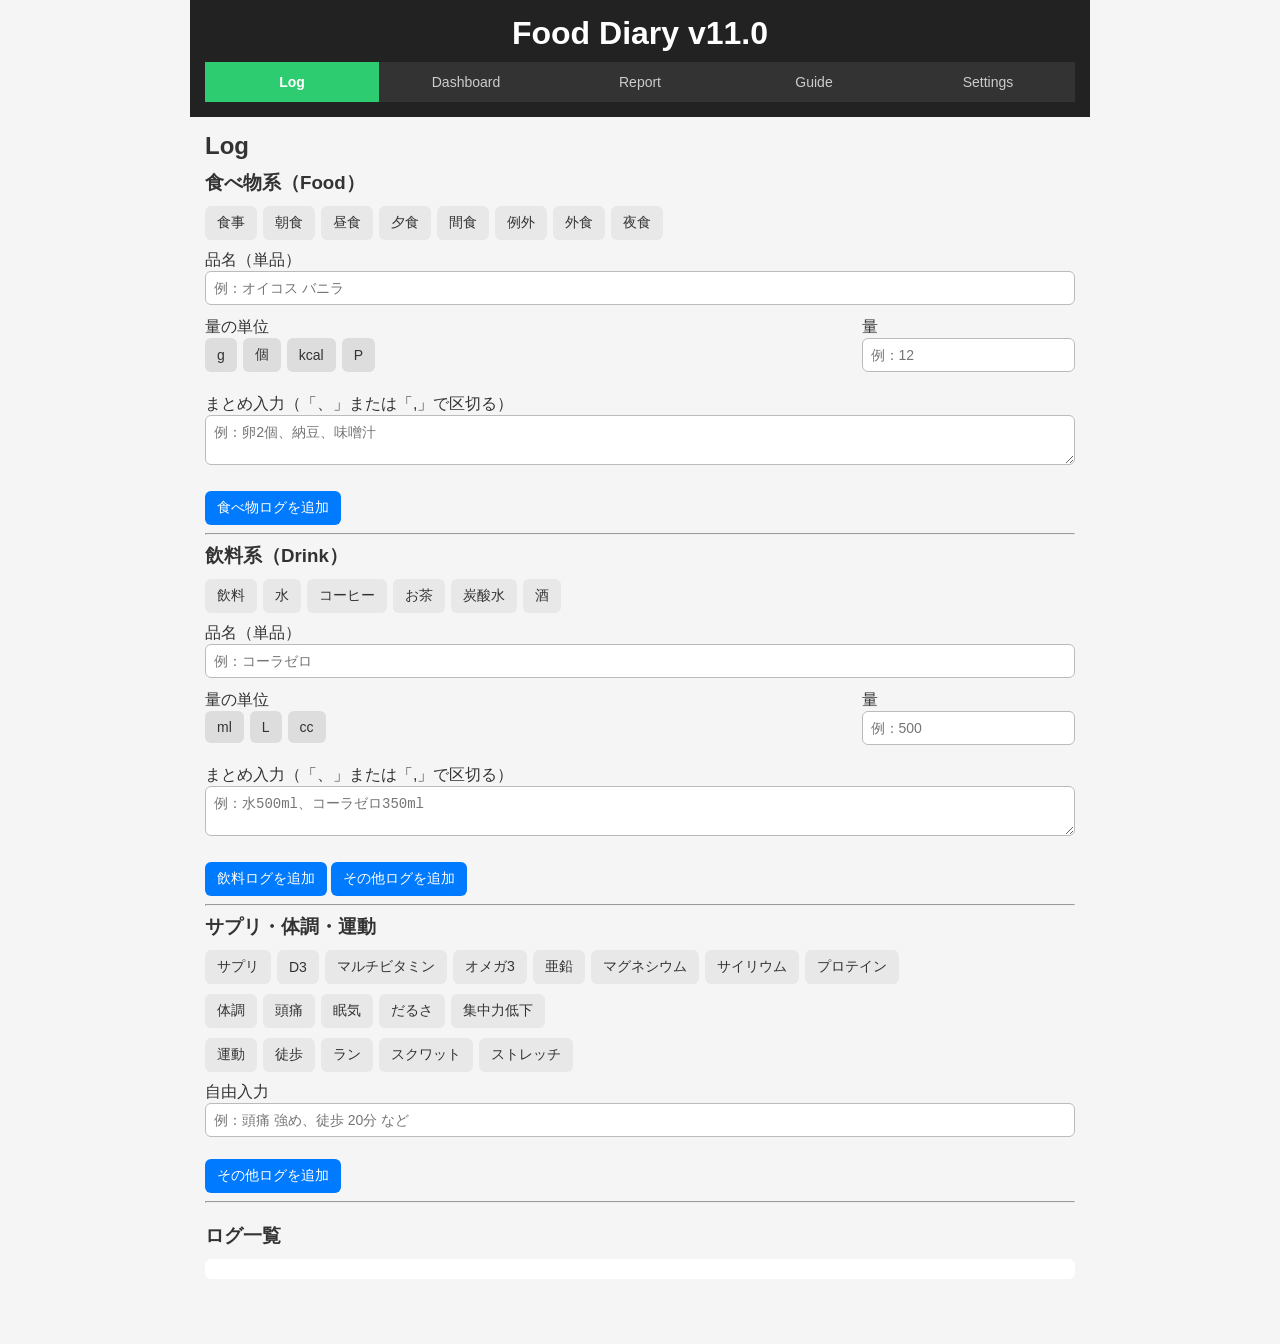
<file: index.html>
<!DOCTYPE html>
<html lang="ja">
<head>
  <meta charset="UTF-8">
  <title>Food Diary v11.0</title>
  <meta name="viewport" content="width=device-width, initial-scale=1.0">
  <link rel="stylesheet" href="style.css?v=11">
</head>
<body>
  <div id="app">
    <header class="app-header">
      <h1>Food Diary v11.0</h1>
      <nav class="tabs">
        <button class="tab-button active" data-tab="log">Log</button>
        <button class="tab-button" data-tab="dashboard">Dashboard</button>
        <button class="tab-button" data-tab="report">Report</button>
        <button class="tab-button" data-tab="guide">Guide</button>
        <button class="tab-button" data-tab="settings">Settings</button>
      </nav>
    </header>

    <main class="app-main">

      <!-- Log -->
      <section id="tab-log" class="tab-content active">
        <h2>Log</h2>

        <!-- 食べ物系 -->
        <div class="log-section">
          <h3>食べ物系（Food）</h3>

          <div class="button-group">
            <button class="log-btn" data-category="食事">食事</button>
            <button class="log-btn" data-category="朝食">朝食</button>
            <button class="log-btn" data-category="昼食">昼食</button>
            <button class="log-btn" data-category="夕食">夕食</button>
            <button class="log-btn" data-category="間食">間食</button>
            <button class="log-btn" data-category="例外">例外</button>
            <button class="log-btn" data-category="外食">外食</button>
            <button class="log-btn" data-category="夜食">夜食</button>
          </div>

          <div class="log-input-block">
            <label>品名（単品）</label>
            <input type="text" id="foodName" placeholder="例：オイコス バニラ">
            <div class="suggestions" id="foodNameSuggestions"></div>
          </div>

          <div class="log-input-row">
            <div>
              <label>量の単位</label>
              <div class="button-group small">
                <button class="unit-btn" data-target="foodUnit" data-unit="g">g</button>
                <button class="unit-btn" data-target="foodUnit" data-unit="個">個</button>
                <button class="unit-btn" data-target="foodUnit" data-unit="kcal">kcal</button>
                <button class="unit-btn" data-target="foodUnit" data-unit="P">P</button>
              </div>
            </div>
            <div>
              <label>量</label>
              <input type="number" id="foodAmount" placeholder="例：12">
            </div>
          </div>

          <div class="log-input-block">
            <label>まとめ入力（「、」または「,」で区切る）</label>
            <textarea id="foodBulk" rows="2" placeholder="例：卵2個、納豆、味噌汁"></textarea>
          </div>

          <button type="button" id="addFoodLogBtn" class="primary-btn">食べ物ログを追加</button>
        </div>

        <hr>


                <!-- 飲料系 -->
        <div class="log-section">
          <h3>飲料系（Drink）</h3>

          <div class="button-group">
            <button class="log-btn" data-category="飲料">飲料</button>
            <button class="log-btn" data-category="水">水</button>
            <button class="log-btn" data-category="コーヒー">コーヒー</button>
            <button class="log-btn" data-category="お茶">お茶</button>
            <button class="log-btn" data-category="炭酸水">炭酸水</button>
            <button class="log-btn" data-category="酒">酒</button>
          </div>

          <div class="log-input-block">
            <label>品名（単品）</label>
            <input type="text" id="drinkName" placeholder="例：コーラゼロ">
            <div class="suggestions" id="drinkNameSuggestions"></div>
          </div>

          <div class="log-input-row">
            <div>
              <label>量の単位</label>
              <div class="button-group small">
                <button class="unit-btn" data-target="drinkUnit" data-unit="ml">ml</button>
                <button class="unit-btn" data-target="drinkUnit" data-unit="L">L</button>
                <button class="unit-btn" data-target="drinkUnit" data-unit="cc">cc</button>
              </div>
            </div>
            <div>
              <label>量</label>
              <input type="number" id="drinkAmount" placeholder="例：500">
            </div>
          </div>

          <div class="log-input-block">
            <label>まとめ入力（「、」または「,」で区切る）</label>
            <textarea id="drinkBulk" rows="2" placeholder="例：水500ml、コーラゼロ350ml"></textarea>
          </div>

          <!-- ★ 修正済み：ここから addFoodLogBtn を削除 -->
          <button type="button" id="addDrinkLogBtn" class="primary-btn">飲料ログを追加</button>
          <button type="button" id="addMiscLogBtn" class="primary-btn">その他ログを追加</button>
        </div>

        <hr>

        <!-- サプリ・体調・運動 -->
        <div class="log-section">
          <h3>サプリ・体調・運動</h3>

          <div class="button-group">
            <button class="log-btn" data-category="サプリ">サプリ</button>
            <button class="log-btn" data-category="D3">D3</button>
            <button class="log-btn" data-category="マルチビタミン">マルチビタミン</button>
            <button class="log-btn" data-category="オメガ3">オメガ3</button>
            <button class="log-btn" data-category="亜鉛">亜鉛</button>
            <button class="log-btn" data-category="マグネシウム">マグネシウム</button>
            <button class="log-btn" data-category="サイリウム">サイリウム</button>
            <button class="log-btn" data-category="プロテイン">プロテイン</button>
          </div>

          <div class="button-group">
            <button class="log-btn" data-category="体調">体調</button>
            <button class="log-btn" data-category="頭痛">頭痛</button>
            <button class="log-btn" data-category="眠気">眠気</button>
            <button class="log-btn" data-category="だるさ">だるさ</button>
            <button class="log-btn" data-category="集中力低下">集中力低下</button>
          </div>

          <div class="button-group">
            <button class="log-btn" data-category="運動">運動</button>
            <button class="log-btn" data-category="徒歩">徒歩</button>
            <button class="log-btn" data-category="ラン">ラン</button>
            <button class="log-btn" data-category="スクワット">スクワット</button>
            <button class="log-btn" data-category="ストレッチ">ストレッチ</button>
          </div>

          <div class="log-input-block">
            <label>自由入力</label>
            <input type="text" id="miscText" placeholder="例：頭痛 強め、徒歩 20分 など">
            <div class="suggestions" id="miscTextSuggestions"></div>
          </div>

          <button type="button" id="addMiscLogBtn2" class="primary-btn">その他ログを追加</button>

        </div>

        <hr>

        <div class="log-list-wrapper">
          <h3>ログ一覧</h3>
          <div id="logList"></div>
        </div>
      </section>


            <!-- Dashboard -->
      <section id="tab-dashboard" class="tab-content">
        <h2>Dashboard</h2>
        <div id="dashboardDateInfo" class="date-info"></div>
        <div id="dashboardContent"></div>
      </section>

      <!-- Report -->
      <section id="tab-report" class="tab-content">
        <h2>Report</h2>
        <div id="reportDateInfo" class="date-info"></div>
        <div id="reportContent"></div>
      </section>

      <!-- Guide -->
      <section id="tab-guide" class="tab-content">
        <iframe 
          src="guide.html"
          style="
            width:100%;
            height:80vh;
            border:none;
            border-radius:12px;
            background:#fff;
          ">
        </iframe>
      </section>

      <!-- Settings -->
      <section id="tab-settings" class="tab-content">
        <h2>Settings</h2>

        <!-- （設定 UI はそのまま） -->

      </section>

    </main>
  </div>

  <script src="main.js?v=12" defer></script>

</body>
</html>
</file>
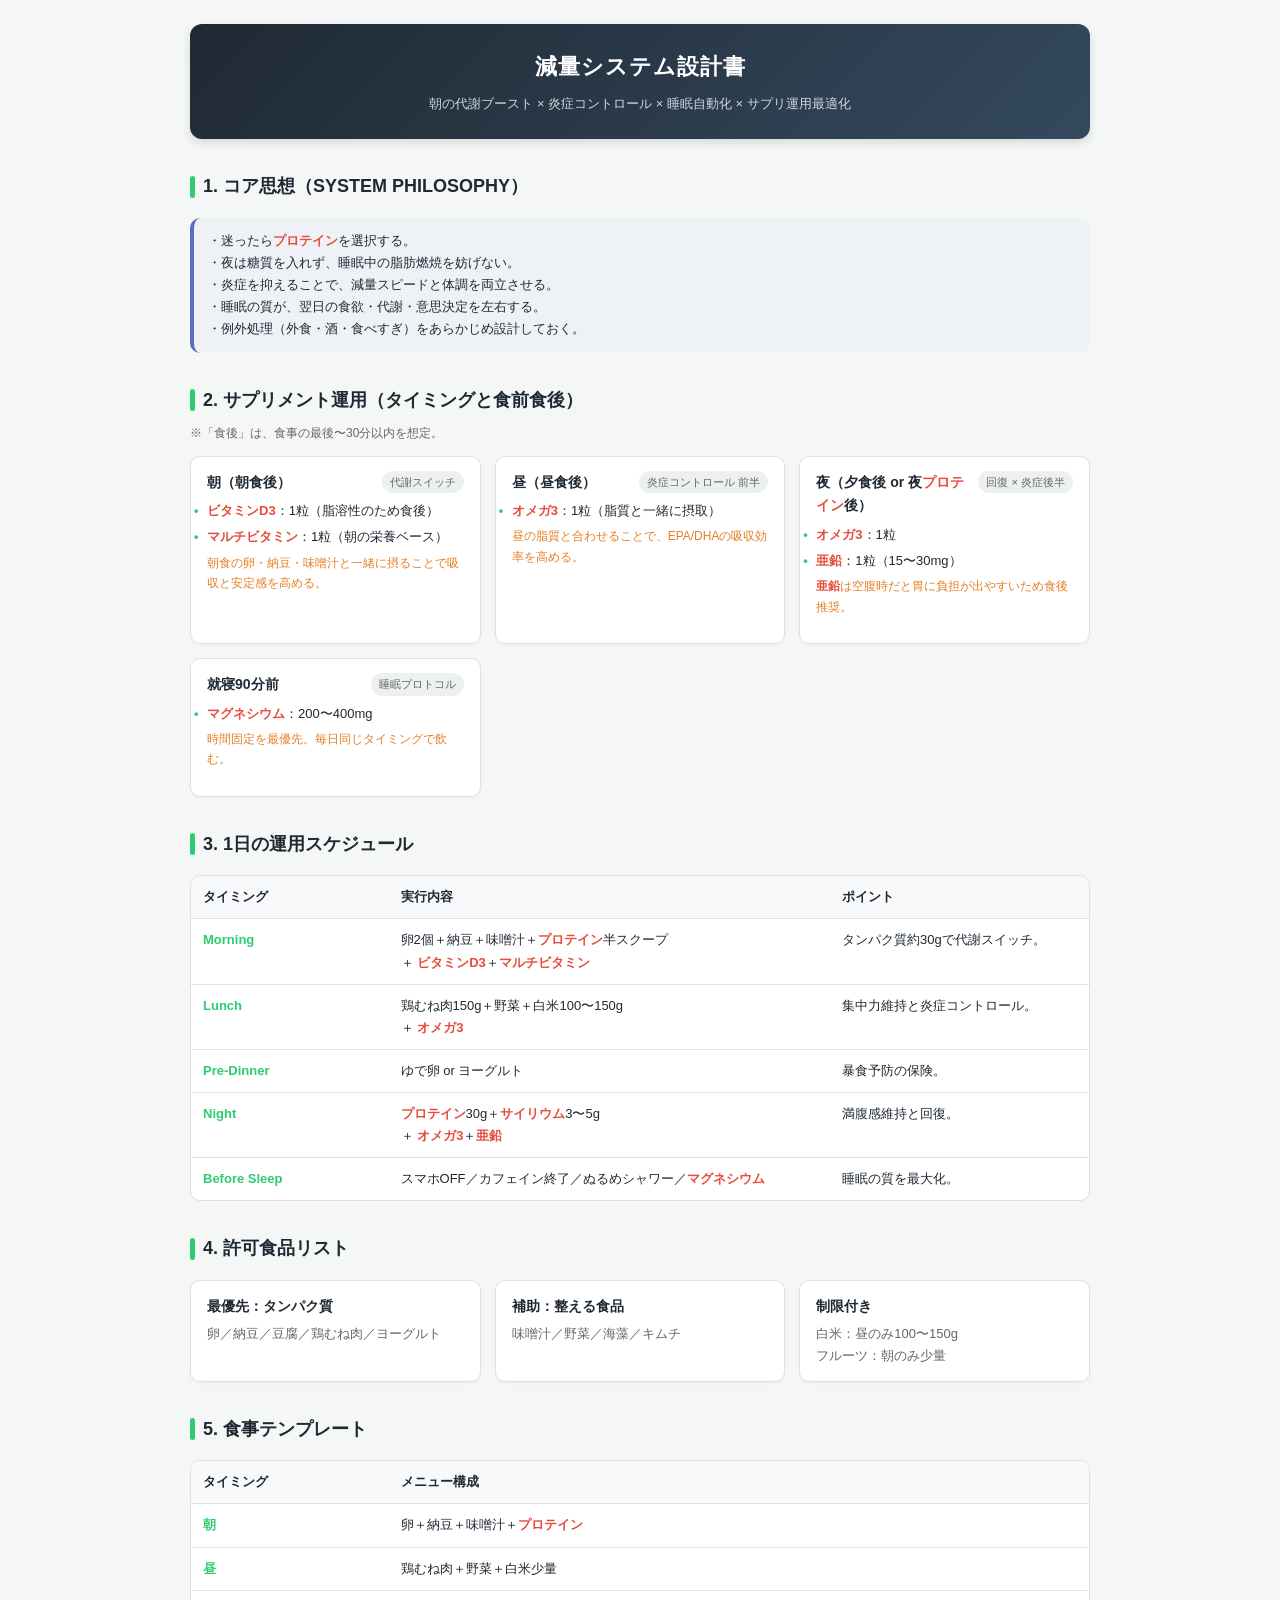
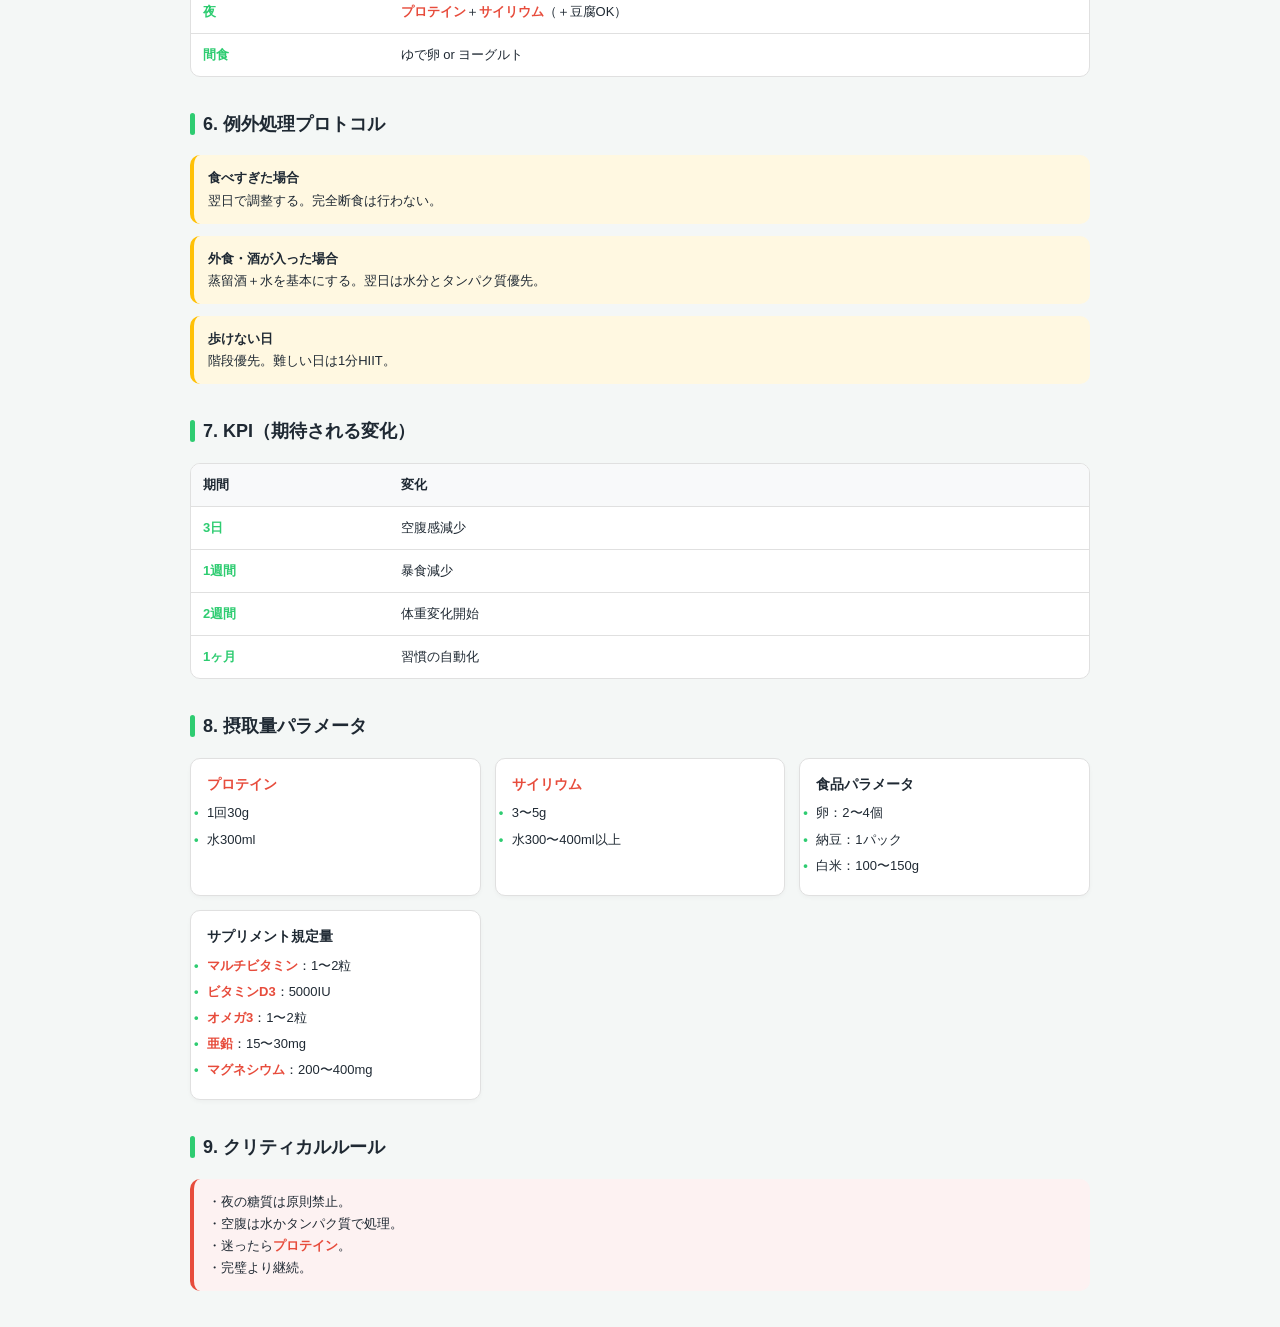
<file: guide.html>
<!DOCTYPE html>
<html lang="ja">
<head>
<meta charset="UTF-8">
<meta name="viewport" content="width=device-width, initial-scale=1.0">
<title>減量システム設計書</title>

<style>
:root{
    --primary:#1f2933;
    --secondary:#2ecc71;
    --accent:#e67e22;
    --danger:#e74c3c;
    --bg:#f4f7f6;
    --card-bg:#ffffff;
    --border:#e0e0e0;
    --muted:#666666;
}

*{
    box-sizing:border-box;
}

body{
    font-family:"Helvetica Neue", Arial, "Hiragino Kaku Gothic ProN", "Meiryo", sans-serif;
    background:var(--bg);
    color:var(--primary);
    margin:0;
    padding:24px;
    line-height:1.7;
}

.container{
    max-width:900px;
    margin:0 auto;
}

header{
    background:linear-gradient(135deg,#1f2933,#34495e);
    color:#fff;
    padding:24px 20px;
    border-radius:12px;
    margin-bottom:28px;
    box-shadow:0 4px 10px rgba(0,0,0,.12);
    text-align:center;
}

header h1{
    margin:0;
    font-size:22px;
    letter-spacing:1px;
}

header p{
    margin:8px 0 0;
    font-size:13px;
    color:#d0d7de;
}

h2{
    margin:32px 0 16px;
    font-size:18px;
    color:var(--primary);
    display:flex;
    align-items:center;
    gap:8px;
}

h2::before{
    content:"";
    width:5px;
    height:22px;
    border-radius:4px;
    background:var(--secondary);
}

.section-note{
    font-size:12px;
    color:var(--muted);
    margin-top:-8px;
    margin-bottom:12px;
}

.grid-2{
    display:grid;
    grid-template-columns:repeat(auto-fit,minmax(260px,1fr));
    gap:14px;
}

.grid-3{
    display:grid;
    grid-template-columns:repeat(auto-fit,minmax(220px,1fr));
    gap:14px;
}

.card{
    background:var(--card-bg);
    border-radius:10px;
    padding:14px 16px;
    border:1px solid var(--border);
    box-shadow:0 2px 4px rgba(0,0,0,.03);
}

.card-header{
    display:flex;
    justify-content:space-between;
    align-items:flex-start;
    margin-bottom:6px;
    gap:10px;
}

.card-title{
    font-weight:bold;
    font-size:14px;
    color:var(--primary);
}

.tag{
    font-size:11px;
    padding:2px 8px;
    border-radius:999px;
    background:#ecf0f1;
    color:var(--muted);
    white-space:nowrap;
}

.desc{
    font-size:13px;
    color:var(--muted);
    margin:4px 0 0;
}

table{
    width:100%;
    border-collapse:separate;
    border-spacing:0;
    background:var(--card-bg);
    border-radius:10px;
    overflow:hidden;
    border:1px solid var(--border);
    margin-bottom:18px;
}

th,
td{
    padding:10px 12px;
    font-size:13px;
    border-bottom:1px solid var(--border);
    text-align:left;
    vertical-align:top;
}

th{
    background:#f8f9fa;
    font-weight:bold;
    color:var(--primary);
}

tr:last-child td{
    border-bottom:none;
}

.time-col{
    font-weight:bold;
    color:var(--secondary);
    width:22%;
    white-space:nowrap;
}

.box{
    padding:12px 14px;
    border-radius:10px;
    font-size:13px;
    margin-bottom:12px;
}

.box-info{
    background:#eef2f7;
    border-left:4px solid #5c6bc0;
}

.box-warning{
    background:#fff8e1;
    border-left:4px solid #ffc107;
}

.box-danger{
    background:#fdf2f2;
    border-left:4px solid var(--danger);
}

.param-list{
    list-style:none;
    padding-left:0;
    margin:6px 0 0;
    font-size:13px;
}

.param-list li{
    margin-bottom:4px;
}

.param-list li::before{
    content:"•";
    color:var(--secondary);
    font-weight:bold;
    display:inline-block;
    width:1em;
    margin-left:-1em;
}

.note{
    font-size:12px;
    color:var(--accent);
    margin-top:4px;
}

.highlight{
    color:#e74c3c;
    font-weight:bold;
}

@media(max-width:768px){

    body{
        padding:14px;
    }

    table{
        display:block;
        overflow-x:auto;
        -webkit-overflow-scrolling:touch;
    }

    .time-col{
        min-width:120px;
    }
}

@media print{

    body{
        padding:0;
        background:#fff;
    }

    header{
        box-shadow:none;
    }

    .card{
        box-shadow:none;
    }
}
</style>
</head>

<body>

<div class="container">

<header>
    <h1>減量システム設計書</h1>
    <p>朝の代謝ブースト × 炎症コントロール × 睡眠自動化 × サプリ運用最適化</p>
</header>

<!-- 1 -->
<h2>1. コア思想（SYSTEM PHILOSOPHY）</h2>

<div class="box box-info">
    <div>・迷ったらプロテインを選択する。</div>
    <div>・夜は糖質を入れず、睡眠中の脂肪燃焼を妨げない。</div>
    <div>・炎症を抑えることで、減量スピードと体調を両立させる。</div>
    <div>・睡眠の質が、翌日の食欲・代謝・意思決定を左右する。</div>
    <div>・例外処理（外食・酒・食べすぎ）をあらかじめ設計しておく。</div>
</div>

<!-- 2 -->
<h2>2. サプリメント運用（タイミングと食前食後）</h2>

<p class="section-note">
※「食後」は、食事の最後〜30分以内を想定。
</p>

<div class="grid-2">

    <div class="card">
        <div class="card-header">
            <span class="card-title">朝（朝食後）</span>
            <span class="tag">代謝スイッチ</span>
        </div>

        <ul class="param-list">
            <li>ビタミンD3：1粒（脂溶性のため食後）</li>
            <li>マルチビタミン：1粒（朝の栄養ベース）</li>
        </ul>

        <p class="note">
            朝食の卵・納豆・味噌汁と一緒に摂ることで吸収と安定感を高める。
        </p>
    </div>

    <div class="card">
        <div class="card-header">
            <span class="card-title">昼（昼食後）</span>
            <span class="tag">炎症コントロール 前半</span>
        </div>

        <ul class="param-list">
            <li>オメガ3：1粒（脂質と一緒に摂取）</li>
        </ul>

        <p class="note">
            昼の脂質と合わせることで、EPA/DHAの吸収効率を高める。
        </p>
    </div>

    <div class="card">
        <div class="card-header">
            <span class="card-title">夜（夕食後 or 夜プロテイン後）</span>
            <span class="tag">回復 × 炎症後半</span>
        </div>

        <ul class="param-list">
            <li>オメガ3：1粒</li>
            <li>亜鉛：1粒（15〜30mg）</li>
        </ul>

        <p class="note">
            亜鉛は空腹時だと胃に負担が出やすいため食後推奨。
        </p>
    </div>

    <div class="card">
        <div class="card-header">
            <span class="card-title">就寝90分前</span>
            <span class="tag">睡眠プロトコル</span>
        </div>

        <ul class="param-list">
            <li>マグネシウム：200〜400mg</li>
        </ul>

        <p class="note">
            時間固定を最優先。毎日同じタイミングで飲む。
        </p>
    </div>

</div>

<!-- 3 -->
<h2>3. 1日の運用スケジュール</h2>

<table>

<tr>
    <th>タイミング</th>
    <th>実行内容</th>
    <th>ポイント</th>
</tr>

<tr>
    <td class="time-col">Morning</td>
    <td>
        卵2個＋納豆＋味噌汁＋プロテイン半スクープ<br>
        ＋ ビタミンD3＋マルチビタミン
    </td>
    <td>
        タンパク質約30gで代謝スイッチ。
    </td>
</tr>

<tr>
    <td class="time-col">Lunch</td>
    <td>
        鶏むね肉150g＋野菜＋白米100〜150g<br>
        ＋ オメガ3
    </td>
    <td>
        集中力維持と炎症コントロール。
    </td>
</tr>

<tr>
    <td class="time-col">Pre-Dinner</td>
    <td>
        ゆで卵 or ヨーグルト
    </td>
    <td>
        暴食予防の保険。
    </td>
</tr>

<tr>
    <td class="time-col">Night</td>
    <td>
        プロテイン30g＋サイリウム3〜5g<br>
        ＋ オメガ3＋亜鉛
    </td>
    <td>
        満腹感維持と回復。
    </td>
</tr>

<tr>
    <td class="time-col">Before Sleep</td>
    <td>
        スマホOFF／カフェイン終了／ぬるめシャワー／マグネシウム
    </td>
    <td>
        睡眠の質を最大化。
    </td>
</tr>

</table>

<!-- 4 -->
<h2>4. 許可食品リスト</h2>

<div class="grid-3">

    <div class="card">
        <div class="card-title">最優先：タンパク質</div>

        <p class="desc">
            卵／納豆／豆腐／鶏むね肉／ヨーグルト
        </p>
    </div>

    <div class="card">
        <div class="card-title">補助：整える食品</div>

        <p class="desc">
            味噌汁／野菜／海藻／キムチ
        </p>
    </div>

    <div class="card">
        <div class="card-title">制限付き</div>

        <p class="desc">
            白米：昼のみ100〜150g<br>
            フルーツ：朝のみ少量
        </p>
    </div>

</div>

<!-- 5 -->
<h2>5. 食事テンプレート</h2>

<table>

<tr>
    <th>タイミング</th>
    <th>メニュー構成</th>
</tr>

<tr>
    <td class="time-col">朝</td>
    <td>卵＋納豆＋味噌汁＋プロテイン</td>
</tr>

<tr>
    <td class="time-col">昼</td>
    <td>鶏むね肉＋野菜＋白米少量</td>
</tr>

<tr>
    <td class="time-col">夜</td>
    <td>プロテイン＋サイリウム（＋豆腐OK）</td>
</tr>

<tr>
    <td class="time-col">間食</td>
    <td>ゆで卵 or ヨーグルト</td>
</tr>

</table>

<!-- 6 -->
<h2>6. 例外処理プロトコル</h2>

<div class="box box-warning">
    <strong>食べすぎた場合</strong><br>
    翌日で調整する。完全断食は行わない。
</div>

<div class="box box-warning">
    <strong>外食・酒が入った場合</strong><br>
    蒸留酒＋水を基本にする。翌日は水分とタンパク質優先。
</div>

<div class="box box-warning">
    <strong>歩けない日</strong><br>
    階段優先。難しい日は1分HIIT。
</div>

<!-- 7 -->
<h2>7. KPI（期待される変化）</h2>

<table>

<tr>
    <th>期間</th>
    <th>変化</th>
</tr>

<tr>
    <td class="time-col">3日</td>
    <td>空腹感減少</td>
</tr>

<tr>
    <td class="time-col">1週間</td>
    <td>暴食減少</td>
</tr>

<tr>
    <td class="time-col">2週間</td>
    <td>体重変化開始</td>
</tr>

<tr>
    <td class="time-col">1ヶ月</td>
    <td>習慣の自動化</td>
</tr>

</table>

<!-- 8 -->
<h2>8. 摂取量パラメータ</h2>

<div class="grid-2">

    <div class="card">
        <div class="card-title">プロテイン</div>

        <ul class="param-list">
            <li>1回30g</li>
            <li>水300ml</li>
        </ul>
    </div>

    <div class="card">
        <div class="card-title">サイリウム</div>

        <ul class="param-list">
            <li>3〜5g</li>
            <li>水300〜400ml以上</li>
        </ul>
    </div>

    <div class="card">
        <div class="card-title">食品パラメータ</div>

        <ul class="param-list">
            <li>卵：2〜4個</li>
            <li>納豆：1パック</li>
            <li>白米：100〜150g</li>
        </ul>
    </div>

    <div class="card">
        <div class="card-title">サプリメント規定量</div>

        <ul class="param-list">
            <li>マルチビタミン：1〜2粒</li>
            <li>ビタミンD3：5000IU</li>
            <li>オメガ3：1〜2粒</li>
            <li>亜鉛：15〜30mg</li>
            <li>マグネシウム：200〜400mg</li>
        </ul>
    </div>

</div>

<!-- 9 -->
<h2>9. クリティカルルール</h2>

<div class="box box-danger">
    <div>・夜の糖質は原則禁止。</div>
    <div>・空腹は水かタンパク質で処理。</div>
    <div>・迷ったらプロテイン。</div>
    <div>・完璧より継続。</div>
</div>

</div>

<script>
const words = [
    "ビタミンD3",
    "マルチビタミン",
    "オメガ3",
    "亜鉛",
    "マグネシウム",
    "サイリウム",
    "プロテイン"
];

function highlightText(node){

    if(node.nodeType === Node.TEXT_NODE){

        let text = node.nodeValue;
        let replaced = text;

        words.forEach(word => {

            const regex = new RegExp(word, "g");

            replaced = replaced.replace(
                regex,
                `<span class="highlight">${word}</span>`
            );
        });

        if(replaced !== text){

            const span = document.createElement("span");
            span.innerHTML = replaced;

            node.parentNode.replaceChild(span, node);
        }

    }else if(
        node.nodeType === Node.ELEMENT_NODE &&
        !["SCRIPT","STYLE"].includes(node.tagName)
    ){

        [...node.childNodes].forEach(child => {
            highlightText(child);
        });
    }
}

document.addEventListener("DOMContentLoaded", () => {
    highlightText(document.body);
});
</script>

</body>
</html>
</file>
<file: style.css>
/* =========================
   Base
========================= */
body {
  margin: 0;
  font-family: -apple-system, BlinkMacSystemFont, "Segoe UI", Roboto, sans-serif;
  background: #f5f5f5;
  color: #333;
}

#app {
  max-width: 900px;
  margin: 0 auto;
  padding-bottom: 50px;
}

h1,
h2,
h3 {
  margin: 0 0 10px;
}

/* =========================
   Header / Tabs
========================= */
.app-header {
  background: #222;
  color: #fff;
  padding: 15px;
  text-align: center;
}

.tabs {
  display: flex;
  overflow-x: auto;
  background: #333;
}

.tab-button {
  flex: 1;
  padding: 12px;
  border: none;
  background: #333;
  color: #ccc;
  font-size: 14px;
  cursor: pointer;
  transition: 0.2s;
  -webkit-tap-highlight-color: transparent;
}

.tab-button.active {
  background: #2ecc71;
  color: #fff;
  font-weight: bold;
}

/* =========================
   Main Content
========================= */
.app-main {
  padding: 15px;
}

.tab-content {
  display: none;
}

.tab-content.active {
  display: block;
}

/* =========================
   Buttons
========================= */
.button-group {
  display: flex;
  flex-wrap: wrap;
  gap: 6px;
  margin-bottom: 10px;
}

.log-btn,
.unit-btn,
.primary-btn,
.secondary-btn,
.danger-btn {
  padding: 8px 12px;
  border: none;
  border-radius: 6px;
  font-size: 14px;
  cursor: pointer;
  transition: 0.2s;
  -webkit-tap-highlight-color: transparent;
}

/* =========================
   Category Buttons
========================= */
.log-btn {
  background: #e8e8e8;
  color: #333;
}

.log-btn:hover {
  background: #dcdcdc;
}

.log-btn.active {
  background: #1e90ff;
  color: #fff;
}

/* =========================
   Unit Buttons
========================= */
.unit-btn {
  background: #ddd;
  color: #333;
}

.unit-btn.active {
  background: #4caf50;
  color: #fff;
}

/* =========================
   Main Buttons
========================= */
.primary-btn {
  background: #007bff;
  color: #fff;
  margin-top: 10px;
}

.secondary-btn {
  background: #666;
  color: #fff;
}

.danger-btn {
  background: #d9534f;
  color: #fff;
}

/* =========================
   Inputs
========================= */
.log-input-block {
  margin-bottom: 12px;
}

.log-input-row {
  display: flex;
  justify-content: space-between;
  gap: 10px;
  margin-bottom: 12px;
}

input[type="text"],
input[type="number"],
textarea {
  width: 100%;
  padding: 8px;
  border: 1px solid #bbb;
  border-radius: 6px;
  font-size: 14px;
  box-sizing: border-box;
}

textarea {
  resize: vertical;
}

/* =========================
   Suggestions
========================= */
.suggestions {
  background: #fff;
  border: 1px solid #ccc;
  border-radius: 6px;
  margin-top: 4px;
  display: none;
  position: relative;
  z-index: 10;
}

.suggestions div {
  padding: 6px 10px;
  cursor: pointer;
}

.suggestions div:hover {
  background: #eee;
}

/* =========================
   Log List
========================= */
.log-list-wrapper {
  margin-top: 20px;
}

#logList {
  background: #fff;
  padding: 10px;
  border-radius: 6px;
}

.log-item {
  display: flex;
  justify-content: space-between;
  padding: 6px 0;
  border-bottom: 1px solid #eee;
}

.log-item:last-child {
  border-bottom: none;
}

.delete-log-btn {
  background: #d9534f;
  color: #fff;
  border: none;
  padding: 4px 8px;
  border-radius: 4px;
  cursor: pointer;
}

/* =========================
   Dashboard / Report
========================= */
.date-info {
  font-size: 14px;
  margin-bottom: 10px;
  color: #555;
}

#dashboardContent,
#reportContent {
  background: #fff;
  padding: 15px;
  border-radius: 6px;
}

/* =========================
   Settings
========================= */
.settings-section {
  background: #fff;
  padding: 15px;
  border-radius: 6px;
  margin-bottom: 20px;
}

.settings-row {
  display: flex;
  justify-content: space-between;
  margin-bottom: 12px;
}

.settings-row input[type="number"],
.settings-row input[type="checkbox"] {
  width: 120px;
}

.checkbox-row {
  align-items: center;
}

.danger-row {
  margin-top: 10px;
}

/* =========================
   Guide
========================= */
#guideContent {
  background: #fff;
  padding: 15px;
  border-radius: 6px;
}

/* =========================
   Responsive
========================= */
@media (max-width: 600px) {
  .settings-row {
    flex-direction: column;
    gap: 6px;
  }

  .log-input-row {
    flex-direction: column;
  }

  .settings-row input[type="number"],
  .settings-row input[type="checkbox"] {
    width: 100%;
  }
}

   
/* =========================
   Guide Custom
========================= */

.guide-wrapper {
  display: flex;
  flex-direction: column;
  gap: 14px;
}

.guide-card {
  background: #fff;
  border-radius: 10px;
  padding: 14px;
  border: 1px solid #ddd;
}

.guide-box {
  padding: 14px;
  border-radius: 10px;
  font-size: 14px;
}

.guide-box.info {
  background: #eef5ff;
  border-left: 5px solid #3498db;
}

.guide-box.warning {
  background: #fff8e1;
  border-left: 5px solid #f39c12;
}

.guide-table {
  width: 100%;
  border-collapse: collapse;
  background: #fff;
}

.guide-table th,
.guide-table td {
  border: 1px solid #ddd;
  padding: 10px;
  font-size: 14px;
}

.highlight {
  color: #e74c3c;
  font-weight: bold;
}
   
.log-btn:active,
.unit-btn:active,
.tab-button:active,
.primary-btn:active,
.secondary-btn:active,
.danger-btn:active {
  transform: scale(0.96);
  opacity: 0.8;
}

.log-btn,
.unit-btn,
.tab-button,
.primary-btn,
.secondary-btn,
.danger-btn {
  touch-action: manipulation;
}
</file>
